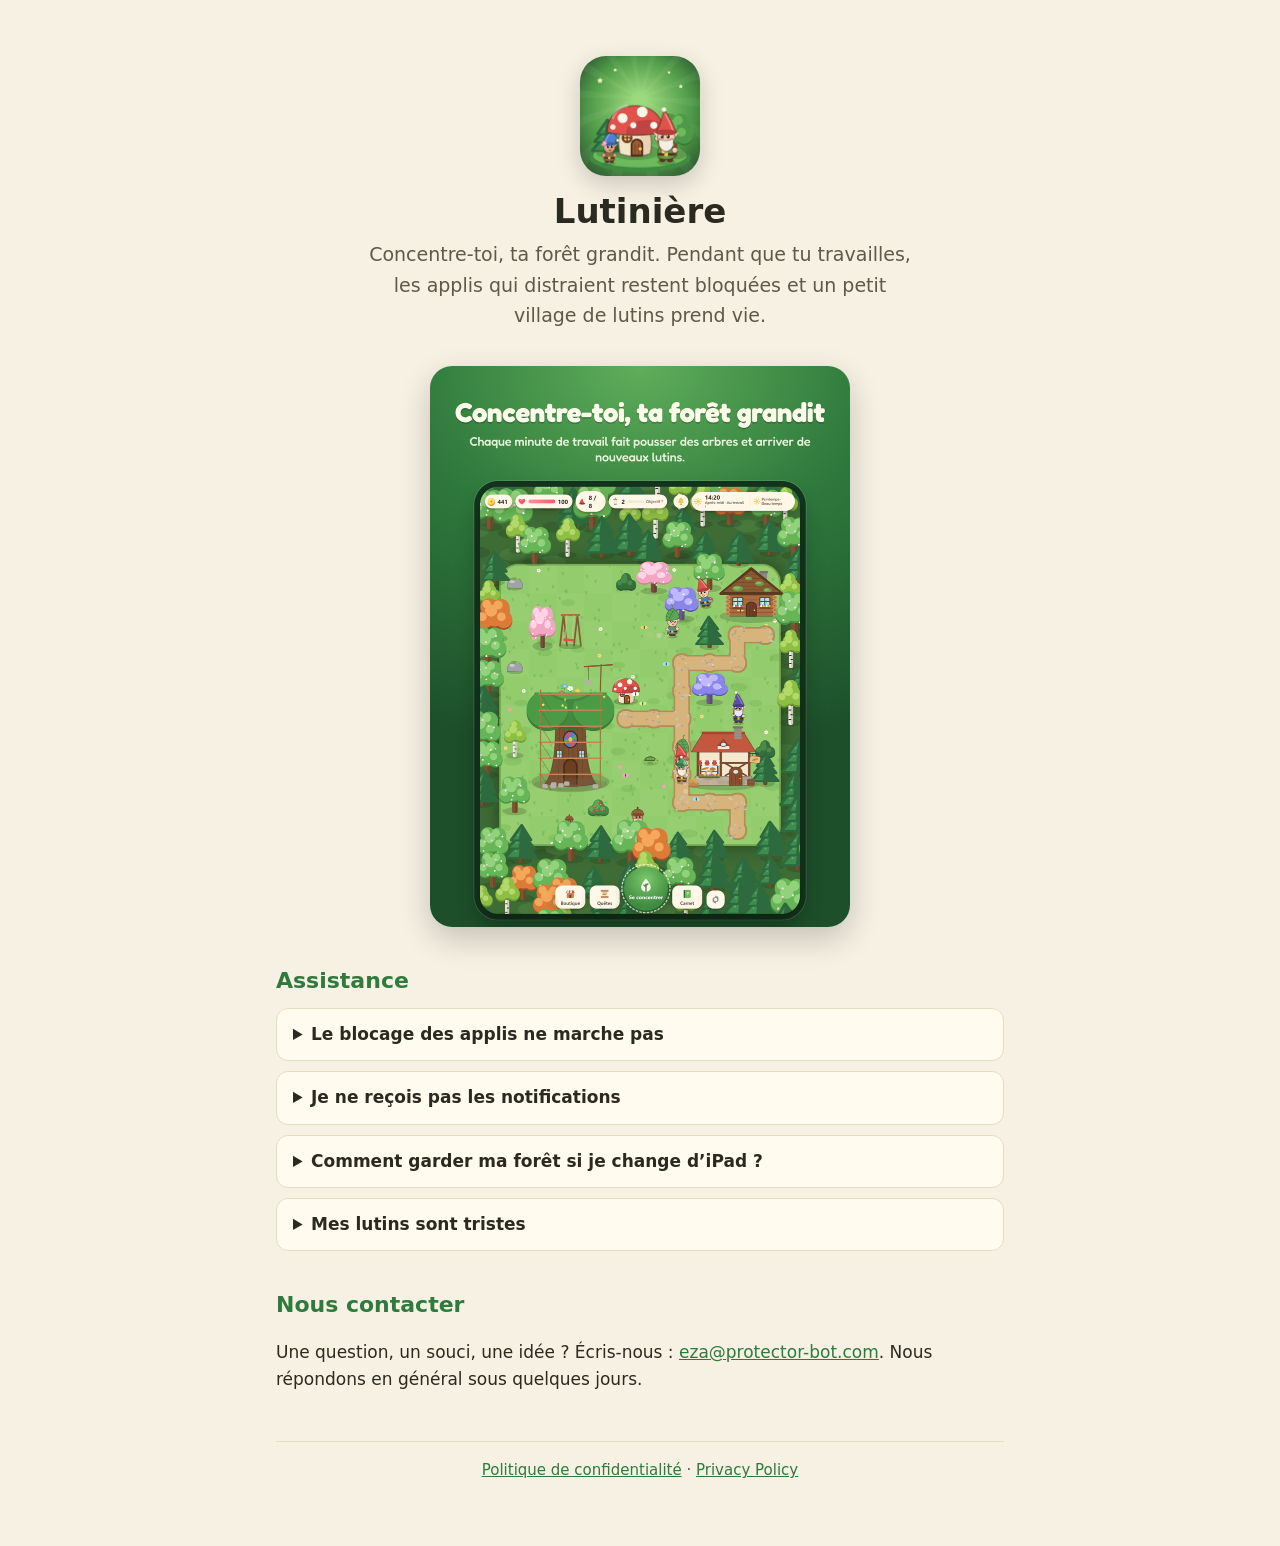
<file: index.html>
<!doctype html>
<html lang="fr">
<head>
<meta charset="utf-8">
<meta name="viewport" content="width=device-width,initial-scale=1">
<title>Lutinière · Concentre-toi, ta forêt grandit</title>
<meta name="description" content="Lutinière, l'app de concentration pour iPad où une forêt de lutins grandit pendant que tu travailles.">
<link rel="icon" href="icon.png">
<link rel="stylesheet" href="style.css">
</head>
<body>
<main>
  <header class="hero">
    <img src="icon.png" alt="" width="120" height="120">
    <h1>Lutinière</h1>
    <p class="lead">Concentre-toi, ta forêt grandit. Pendant que tu travailles, les applis qui distraient restent bloquées et un petit village de lutins prend vie.</p>
  </header>

  <img class="shot" src="apercu.png" alt="La forêt des lutins dans l'app Lutinière">

  <h2 id="assistance">Assistance</h2>
  <details><summary>Le blocage des applis ne marche pas</summary>
    <p>Au premier lancement, accepte l’accès à « Temps d’écran ». Si tu l’as refusé : Réglages de l’iPad → Temps d’écran → Applis avec accès au Temps d’écran → active Lutinière. Puis choisis tes applis autorisées dans l’app, avant de commencer une session.</p></details>
  <details><summary>Je ne reçois pas les notifications</summary>
    <p>Réglages de l’iPad → Notifications → Lutinière → Autoriser les notifications.</p></details>
  <details><summary>Comment garder ma forêt si je change d’iPad ?</summary>
    <p>Ta forêt est enregistrée sur l’iPad et suit ses sauvegardes iCloud ou ordinateur. Restaure la sauvegarde sur le nouvel iPad pour la retrouver.</p></details>
  <details><summary>Mes lutins sont tristes</summary>
    <p>Le bonheur des lutins baisse doucement quand tu ne viens pas. Une session de concentration et un goûter suffisent à leur rendre le sourire.</p></details>

  <h2>Nous contacter</h2>
  <p>Une question, un souci, une idée ? Écris-nous : <a href="mailto:eza@protector-bot.com">eza@protector-bot.com</a>. Nous répondons en général sous quelques jours.</p>

  <footer>
    <a href="confidentialite.html">Politique de confidentialité</a> · <a href="privacy.html">Privacy Policy</a>
  </footer>
</main>
</body>
</html>
</file>
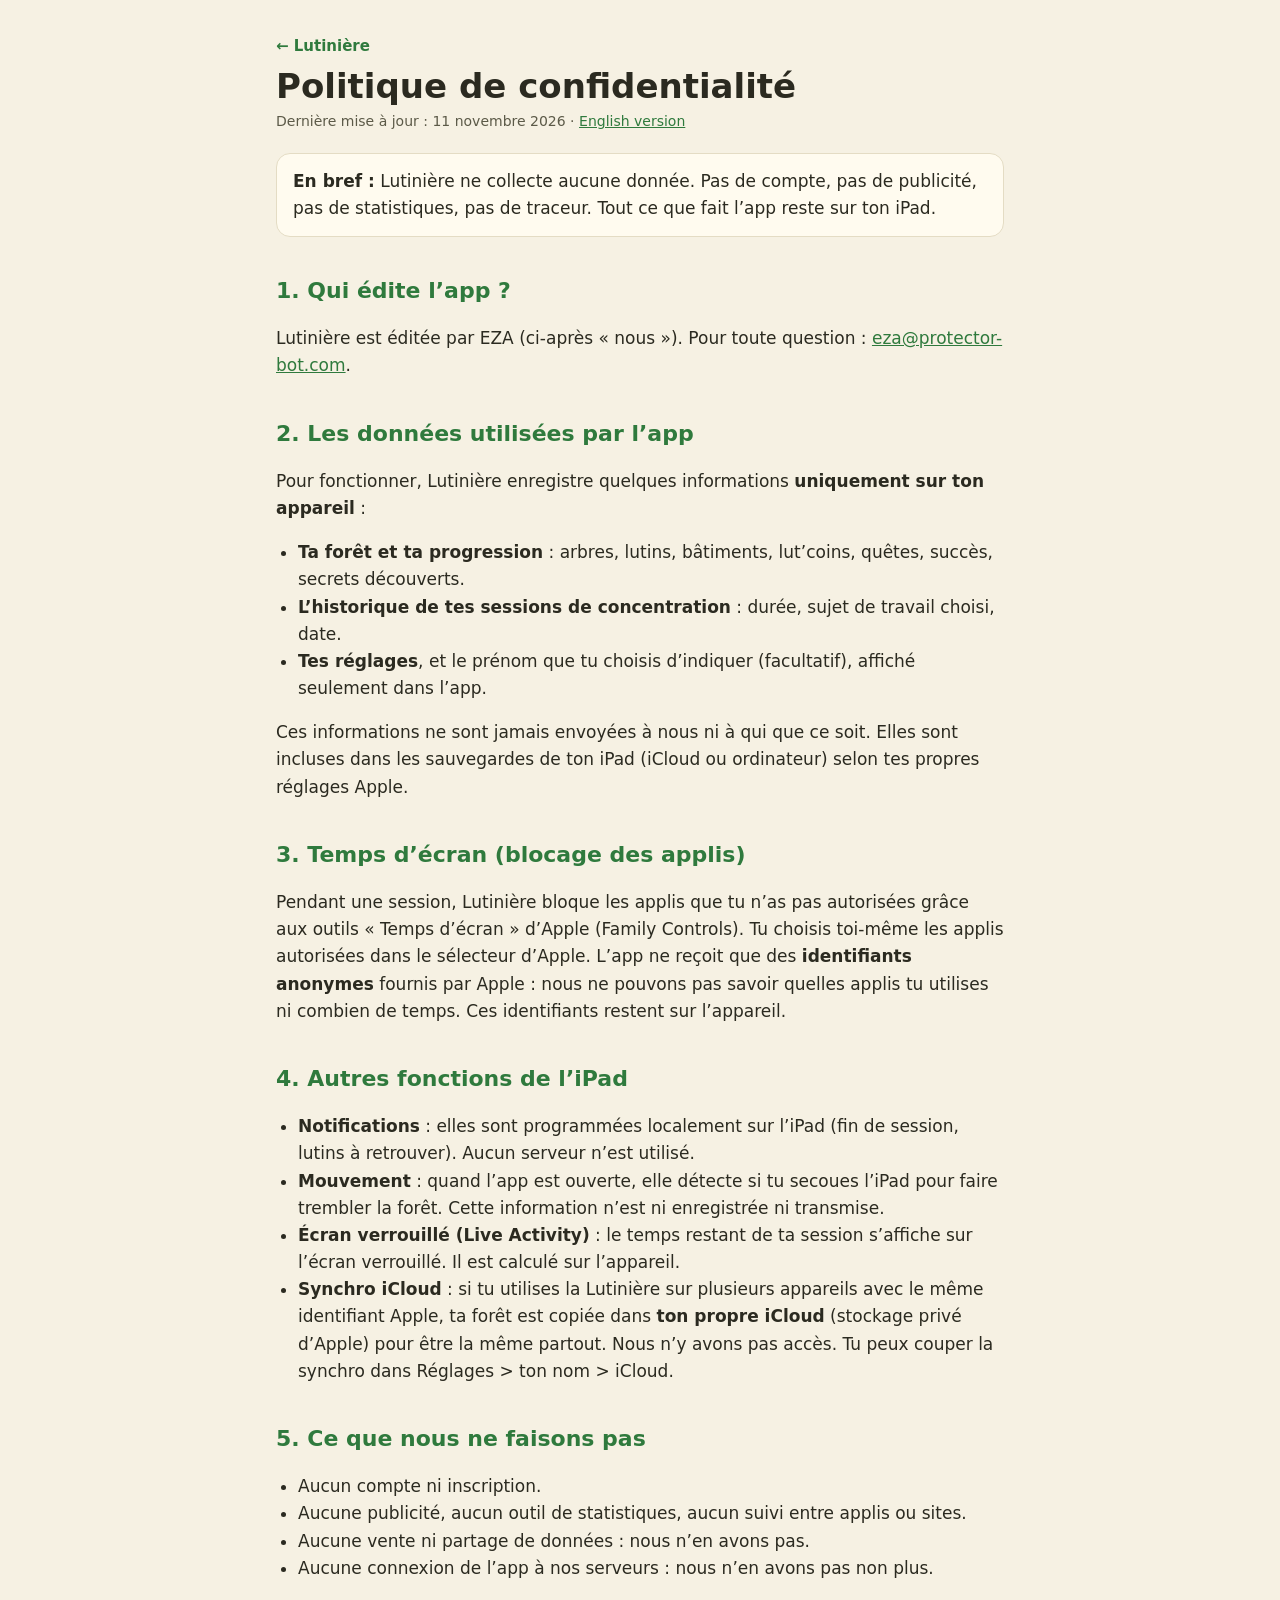
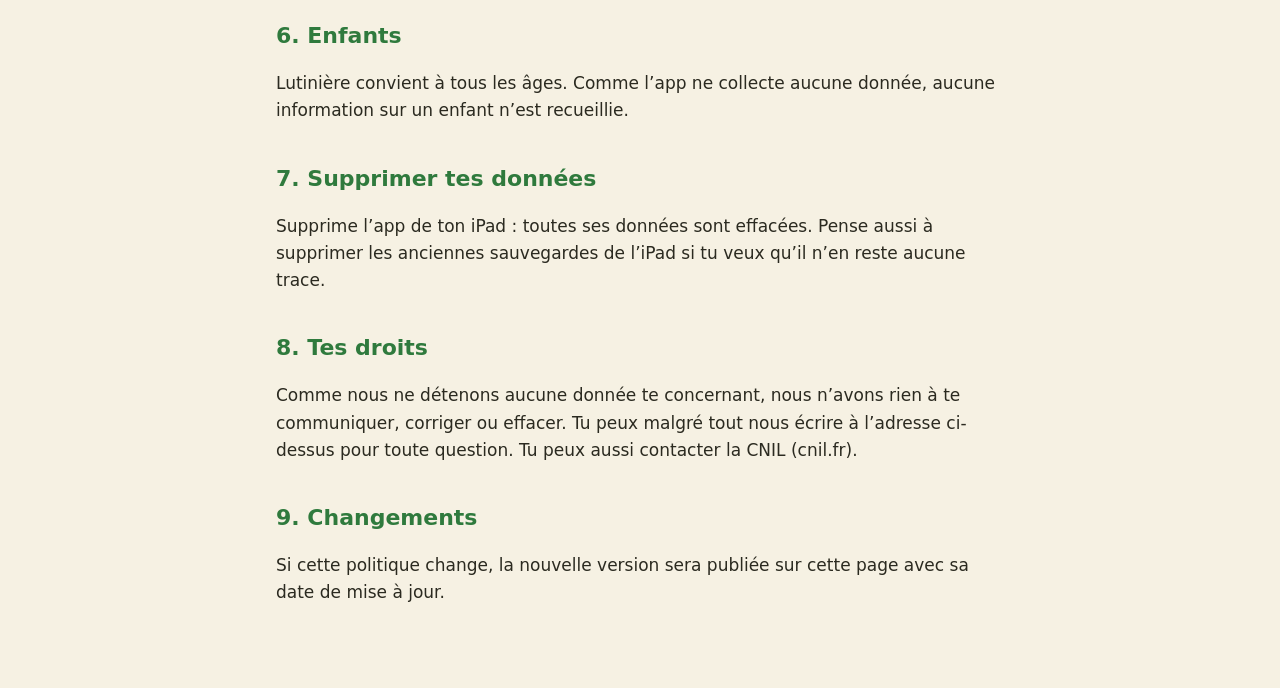
<file: confidentialite.html>
<!doctype html>
<html lang="fr">
<head>
<meta charset="utf-8">
<meta name="viewport" content="width=device-width,initial-scale=1">
<title>Lutinière · Politique de confidentialité</title>
<link rel="stylesheet" href="style.css">
</head>
<body>
<main>
  <a class="back" href="index.html">← Lutinière</a>
  <h1>Politique de confidentialité</h1>
  <p class="date">Dernière mise à jour : 11 novembre 2026 · <a href="privacy.html">English version</a></p>

  <div class="box"><b>En bref :</b> Lutinière ne collecte aucune donnée. Pas de compte, pas de publicité, pas de statistiques, pas de traceur. Tout ce que fait l’app reste sur ton iPad.</div>

  <h2>1. Qui édite l’app ?</h2>
  <p>Lutinière est éditée par EZA (ci-après « nous »). Pour toute question : <a href="mailto:eza@protector-bot.com">eza@protector-bot.com</a>.</p>

  <h2>2. Les données utilisées par l’app</h2>
  <p>Pour fonctionner, Lutinière enregistre quelques informations <b>uniquement sur ton appareil</b> :</p>
  <ul>
    <li><b>Ta forêt et ta progression</b> : arbres, lutins, bâtiments, lut’coins, quêtes, succès, secrets découverts.</li>
    <li><b>L’historique de tes sessions de concentration</b> : durée, sujet de travail choisi, date.</li>
    <li><b>Tes réglages</b>, et le prénom que tu choisis d’indiquer (facultatif), affiché seulement dans l’app.</li>
  </ul>
  <p>Ces informations ne sont jamais envoyées à nous ni à qui que ce soit. Elles sont incluses dans les sauvegardes de ton iPad (iCloud ou ordinateur) selon tes propres réglages Apple.</p>

  <h2>3. Temps d’écran (blocage des applis)</h2>
  <p>Pendant une session, Lutinière bloque les applis que tu n’as pas autorisées grâce aux outils « Temps d’écran » d’Apple (Family Controls). Tu choisis toi-même les applis autorisées dans le sélecteur d’Apple. L’app ne reçoit que des <b>identifiants anonymes</b> fournis par Apple : nous ne pouvons pas savoir quelles applis tu utilises ni combien de temps. Ces identifiants restent sur l’appareil.</p>

  <h2>4. Autres fonctions de l’iPad</h2>
  <ul>
    <li><b>Notifications</b> : elles sont programmées localement sur l’iPad (fin de session, lutins à retrouver). Aucun serveur n’est utilisé.</li>
    <li><b>Mouvement</b> : quand l’app est ouverte, elle détecte si tu secoues l’iPad pour faire trembler la forêt. Cette information n’est ni enregistrée ni transmise.</li>
    <li><b>Écran verrouillé (Live Activity)</b> : le temps restant de ta session s’affiche sur l’écran verrouillé. Il est calculé sur l’appareil.</li>
    <li><b>Synchro iCloud</b> : si tu utilises la Lutinière sur plusieurs appareils avec le même identifiant Apple, ta forêt est copiée dans <b>ton propre iCloud</b> (stockage privé d’Apple) pour être la même partout. Nous n’y avons pas accès. Tu peux couper la synchro dans Réglages &gt; ton nom &gt; iCloud.</li>
  </ul>

  <h2>5. Ce que nous ne faisons pas</h2>
  <ul>
    <li>Aucun compte ni inscription.</li>
    <li>Aucune publicité, aucun outil de statistiques, aucun suivi entre applis ou sites.</li>
    <li>Aucune vente ni partage de données : nous n’en avons pas.</li>
    <li>Aucune connexion de l’app à nos serveurs : nous n’en avons pas non plus.</li>
  </ul>

  <h2>6. Enfants</h2>
  <p>Lutinière convient à tous les âges. Comme l’app ne collecte aucune donnée, aucune information sur un enfant n’est recueillie.</p>

  <h2>7. Supprimer tes données</h2>
  <p>Supprime l’app de ton iPad : toutes ses données sont effacées. Pense aussi à supprimer les anciennes sauvegardes de l’iPad si tu veux qu’il n’en reste aucune trace.</p>

  <h2>8. Tes droits</h2>
  <p>Comme nous ne détenons aucune donnée te concernant, nous n’avons rien à te communiquer, corriger ou effacer. Tu peux malgré tout nous écrire à l’adresse ci-dessus pour toute question. Tu peux aussi contacter la CNIL (cnil.fr).</p>

  <h2>9. Changements</h2>
  <p>Si cette politique change, la nouvelle version sera publiée sur cette page avec sa date de mise à jour.</p>
</main>
</body>
</html>
</file>
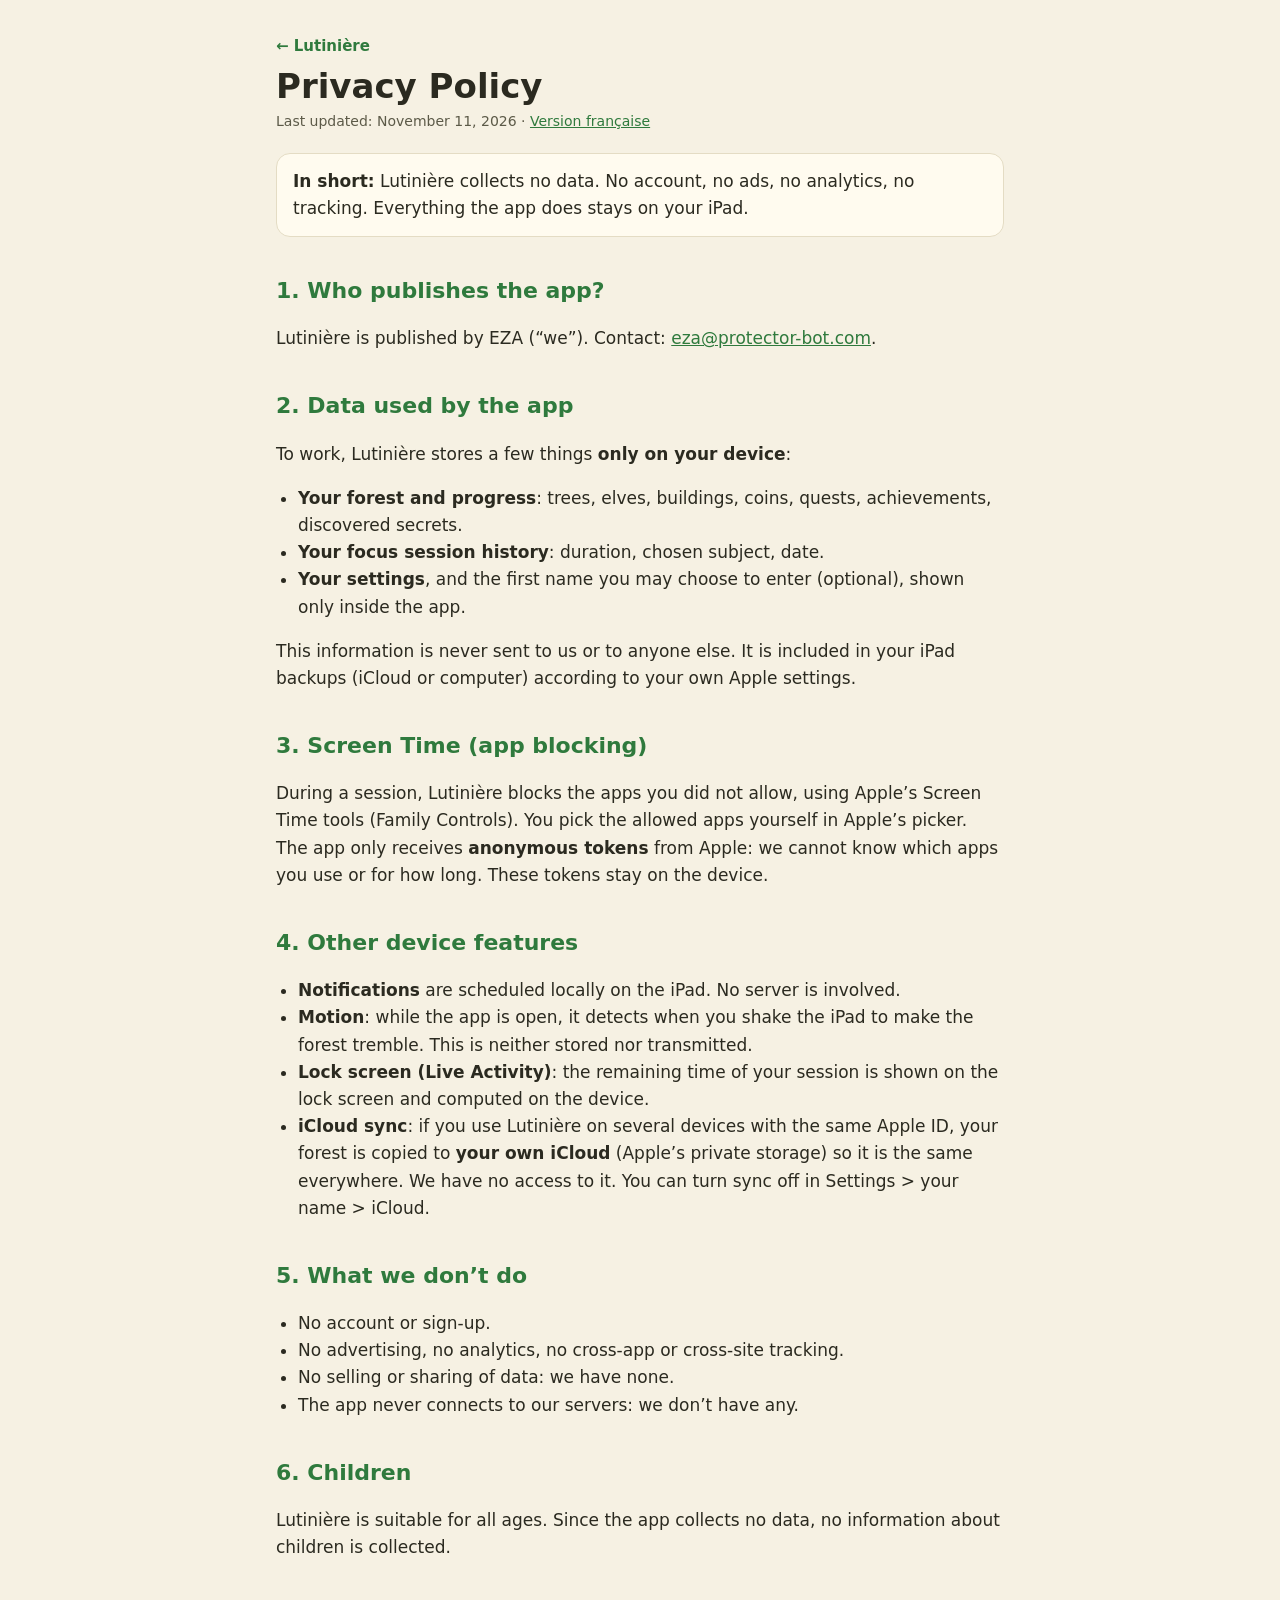
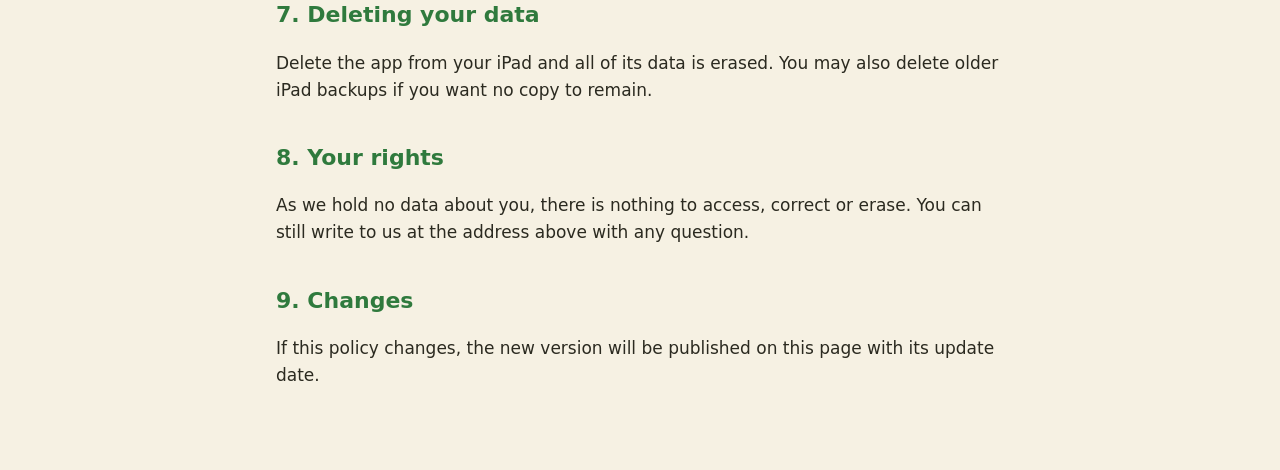
<file: privacy.html>
<!doctype html>
<html lang="en">
<head>
<meta charset="utf-8">
<meta name="viewport" content="width=device-width,initial-scale=1">
<title>Lutinière · Privacy Policy</title>
<link rel="stylesheet" href="style.css">
</head>
<body>
<main>
  <a class="back" href="index.html">← Lutinière</a>
  <h1>Privacy Policy</h1>
  <p class="date">Last updated: November 11, 2026 · <a href="confidentialite.html">Version française</a></p>

  <div class="box"><b>In short:</b> Lutinière collects no data. No account, no ads, no analytics, no tracking. Everything the app does stays on your iPad.</div>

  <h2>1. Who publishes the app?</h2>
  <p>Lutinière is published by EZA (“we”). Contact: <a href="mailto:eza@protector-bot.com">eza@protector-bot.com</a>.</p>

  <h2>2. Data used by the app</h2>
  <p>To work, Lutinière stores a few things <b>only on your device</b>:</p>
  <ul>
    <li><b>Your forest and progress</b>: trees, elves, buildings, coins, quests, achievements, discovered secrets.</li>
    <li><b>Your focus session history</b>: duration, chosen subject, date.</li>
    <li><b>Your settings</b>, and the first name you may choose to enter (optional), shown only inside the app.</li>
  </ul>
  <p>This information is never sent to us or to anyone else. It is included in your iPad backups (iCloud or computer) according to your own Apple settings.</p>

  <h2>3. Screen Time (app blocking)</h2>
  <p>During a session, Lutinière blocks the apps you did not allow, using Apple’s Screen Time tools (Family Controls). You pick the allowed apps yourself in Apple’s picker. The app only receives <b>anonymous tokens</b> from Apple: we cannot know which apps you use or for how long. These tokens stay on the device.</p>

  <h2>4. Other device features</h2>
  <ul>
    <li><b>Notifications</b> are scheduled locally on the iPad. No server is involved.</li>
    <li><b>Motion</b>: while the app is open, it detects when you shake the iPad to make the forest tremble. This is neither stored nor transmitted.</li>
    <li><b>Lock screen (Live Activity)</b>: the remaining time of your session is shown on the lock screen and computed on the device.</li>
    <li><b>iCloud sync</b>: if you use Lutinière on several devices with the same Apple ID, your forest is copied to <b>your own iCloud</b> (Apple’s private storage) so it is the same everywhere. We have no access to it. You can turn sync off in Settings &gt; your name &gt; iCloud.</li>
  </ul>

  <h2>5. What we don’t do</h2>
  <ul>
    <li>No account or sign-up.</li>
    <li>No advertising, no analytics, no cross-app or cross-site tracking.</li>
    <li>No selling or sharing of data: we have none.</li>
    <li>The app never connects to our servers: we don’t have any.</li>
  </ul>

  <h2>6. Children</h2>
  <p>Lutinière is suitable for all ages. Since the app collects no data, no information about children is collected.</p>

  <h2>7. Deleting your data</h2>
  <p>Delete the app from your iPad and all of its data is erased. You may also delete older iPad backups if you want no copy to remain.</p>

  <h2>8. Your rights</h2>
  <p>As we hold no data about you, there is nothing to access, correct or erase. You can still write to us at the address above with any question.</p>

  <h2>9. Changes</h2>
  <p>If this policy changes, the new version will be published on this page with its update date.</p>
</main>
</body>
</html>
</file>
<file: style.css>
:root { --bg: #f6f1e3; --card: #fffbef; --ink: #2b2a20; --soft: #5c5a48; --green: #2f7a3d; --line: #e4dcc4; }
@media (prefers-color-scheme: dark) {
  :root { --bg: #16231a; --card: #1e3023; --ink: #f1ecd9; --soft: #b9c2a8; --green: #7fca7a; --line: #2e4733; }
}
* { box-sizing: border-box; }
body { margin: 0; background: var(--bg); color: var(--ink); font: 17px/1.6 -apple-system, "Segoe UI", system-ui, sans-serif; }
main { max-width: 760px; margin: 0 auto; padding: 32px 16px 64px; }
h1 { font-size: 34px; line-height: 1.15; margin: 8px 0 4px; }
h2 { font-size: 22px; margin: 36px 0 8px; color: var(--green); }
a { color: var(--green); }
ul { padding-left: 22px; }
.date { color: var(--soft); font-size: 14px; margin-top: 0; }
.back { text-decoration: none; font-weight: 600; font-size: 15px; }
.box { background: var(--card); border: 1px solid var(--line); border-radius: 14px; padding: 14px 16px; margin: 20px 0; }
.hero { text-align: center; padding: 24px 0 8px; }
.hero img { border-radius: 26px; box-shadow: 0 8px 24px rgba(0,0,0,.18); }
.lead { font-size: 19px; color: var(--soft); max-width: 560px; margin: 8px auto 0; }
.shot { display: block; width: 100%; max-width: 420px; margin: 28px auto; border-radius: 22px; box-shadow: 0 12px 32px rgba(0,0,0,.2); }
details { background: var(--card); border: 1px solid var(--line); border-radius: 12px; padding: 12px 16px; margin: 10px 0; }
summary { cursor: pointer; font-weight: 600; }
details p { margin: 10px 0 2px; color: var(--soft); }
footer { margin-top: 48px; padding-top: 16px; border-top: 1px solid var(--line); font-size: 15px; color: var(--soft); text-align: center; }
</file>
